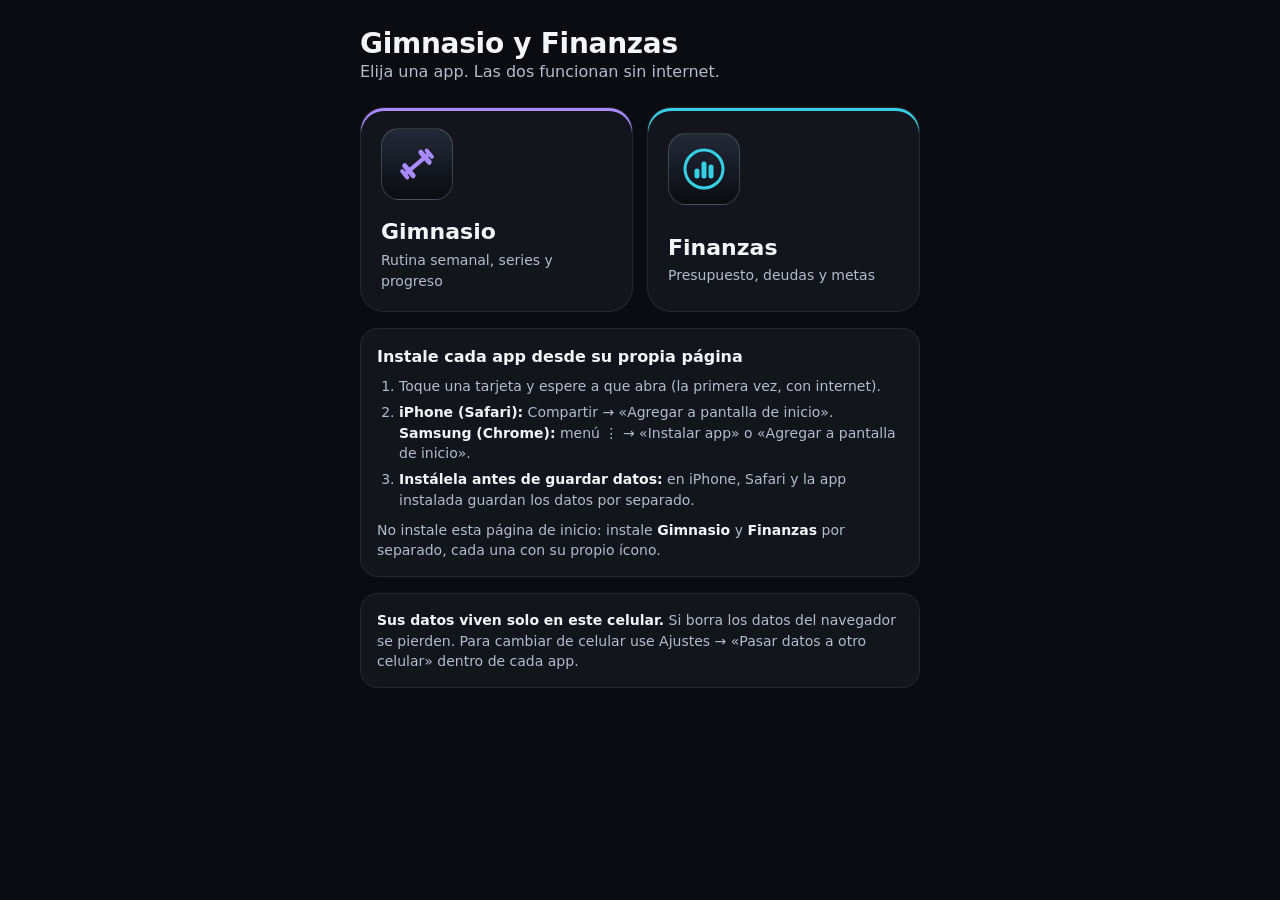
<file: index.html>
<!doctype html>
<!-- Lanzador. Página para ELEGIR app; NO es instalable a propósito (sin manifest ni apple-touch-icon):
     en iPhone cada app instalada tiene su propio almacenamiento, y entrar a una app desde un lanzador instalado
     dejaría los datos en un contenedor distinto del de la app instalada por separado. Autocontenida: sin CDN ni
     archivos de shared/ para no depender de las apps. Rutas relativas (funciona en /<repo>/). -->
<html lang="es">
<head>
<meta charset="utf-8">
<meta name="viewport" content="width=device-width, initial-scale=1, viewport-fit=cover">
<meta name="color-scheme" content="dark">
<meta name="theme-color" content="#0a0c11">
<meta name="description" content="Elija una app: Gimnasio o Finanzas. Funcionan sin internet y guardan los datos solo en este celular.">
<title>Gimnasio y Finanzas</title>
<link rel="icon" href="data:image/svg+xml,%3Csvg xmlns='http://www.w3.org/2000/svg' viewBox='0 0 32 32'%3E%3Crect width='32' height='32' rx='7' fill='%230a0c11'/%3E%3Cpath d='M9 22V14M16 22V9M23 22V17' stroke='%23a98bff' stroke-width='4' stroke-linecap='round'/%3E%3C/svg%3E">
<style>
  :root {
    --bg: #0a0c11; --surface-1: #12151c; --surface-2: #1a1e28; --line: rgba(255, 255, 255, .08); --line-strong: rgba(255, 255, 255, .18);
    --text: #f3f5f9; --text-2: #b4bbcb; --text-3: #9aa3b6;
    --gym: #a98bff; --fin: #35d0e6; --warn: #ffc247;
    --font: system-ui, -apple-system, "Segoe UI", Roboto, "Helvetica Neue", Arial, sans-serif;
  }
  * { box-sizing: border-box; }
  html { background: var(--bg); color-scheme: dark; -webkit-text-size-adjust: 100%; }
  body {
    margin: 0; min-height: 100vh; min-height: 100dvh; background: var(--bg); color: var(--text); font-family: var(--font);
    font-size: 16px; line-height: 1.45;
    padding: max(20px, env(safe-area-inset-top)) max(16px, env(safe-area-inset-right)) max(24px, env(safe-area-inset-bottom)) max(16px, env(safe-area-inset-left));
  }
  main { max-width: 560px; margin: 0 auto; display: flex; flex-direction: column; gap: 16px; }
  h1 { margin: 8px 0 0; font-size: 28px; line-height: 1.15; font-weight: 700; letter-spacing: -.01em; }
  .sub { margin: 0; color: var(--text-2); }
  .cards { display: grid; gap: 14px; margin-top: 8px; }
  .card {
    --acento: var(--gym);
    display: grid; grid-template-columns: auto 1fr auto; align-items: center; gap: 16px; min-height: 132px; padding: 20px;
    background: var(--surface-1); border: 1px solid var(--line); border-radius: 24px; color: inherit; text-decoration: none;
    box-shadow: inset 0 3px 0 var(--acento); transition: transform .18s ease, background-color .18s ease, border-color .18s ease;
    -webkit-tap-highlight-color: transparent;
  }
  .card--fin { --acento: var(--fin); }
  .card:active { transform: scale(.985); background: var(--surface-2); }
  .card:focus-visible { outline: 3px solid var(--acento); outline-offset: 3px; }
  .card__icono { width: 72px; height: 72px; border-radius: 18px; background: linear-gradient(180deg, #242938, #0a0c11); display: grid; place-items: center; border: 1px solid var(--line-strong); }
  .card__icono svg { width: 48px; height: 48px; }
  .card__titulo { margin: 0; font-size: 22px; font-weight: 700; }
  .card__desc { margin: 2px 0 0; color: var(--text-2); font-size: 14px; }
  .card__flecha { color: var(--acento); width: 28px; height: 28px; }
  .aviso { background: var(--surface-1); border: 1px solid var(--line); border-radius: 18px; padding: 16px; font-size: 14px; color: var(--text-2); }
  .aviso h2 { margin: 0 0 6px; font-size: 16px; color: var(--text); }
  .aviso ol { margin: 8px 0 0; padding-left: 22px; }
  .aviso li + li { margin-top: 6px; }
  .aviso b { color: var(--text); font-weight: 600; }
  .aviso--fuerte { border-color: var(--warn); }
  .estado { font-size: 14px; color: var(--text-3); min-height: 20px; margin: 0; }
  [hidden] { display: none !important; }
  @media (prefers-reduced-motion: reduce) { .card { transition: none; } }
  @media (min-width: 640px) { .cards { grid-template-columns: 1fr 1fr; } .card { grid-template-columns: 1fr; justify-items: start; } .card__flecha { display: none; } }
</style>
</head>
<body>
<main>
  <header>
    <h1>Gimnasio y Finanzas</h1>
    <p class="sub">Elija una app. Las dos funcionan sin internet.</p>
  </header>

  <nav class="cards" aria-label="Apps">
    <a class="card" href="./gimnasio/">
      <div class="card__icono" aria-hidden="true">
        <svg viewBox="0 0 48 48" fill="#a98bff"><g transform="rotate(-40 24 24)"><rect x="9" y="22" width="30" height="4" rx="2"/><rect x="11" y="15" width="5" height="18" rx="2.5"/><rect x="32" y="15" width="5" height="18" rx="2.5"/><rect x="6" y="18" width="4" height="12" rx="2"/><rect x="38" y="18" width="4" height="12" rx="2"/></g></svg>
      </div>
      <div>
        <h2 class="card__titulo">Gimnasio</h2>
        <p class="card__desc">Rutina semanal, series y progreso</p>
      </div>
      <svg class="card__flecha" viewBox="0 0 24 24" fill="none" stroke="currentColor" stroke-width="2.4" stroke-linecap="round" stroke-linejoin="round" aria-hidden="true"><path d="M9 5l7 7-7 7"/></svg>
    </a>
    <a class="card card--fin" href="./finanzas/">
      <div class="card__icono" aria-hidden="true">
        <svg viewBox="0 0 48 48" fill="none" stroke="#35d0e6" stroke-width="3" stroke-linecap="round"><circle cx="24" cy="24" r="19"/><path d="M17 31v-5M24 31V19M31 31v-9" stroke-width="5"/></svg>
      </div>
      <div>
        <h2 class="card__titulo">Finanzas</h2>
        <p class="card__desc">Presupuesto, deudas y metas</p>
      </div>
      <svg class="card__flecha" viewBox="0 0 24 24" fill="none" stroke="currentColor" stroke-width="2.4" stroke-linecap="round" stroke-linejoin="round" aria-hidden="true"><path d="M9 5l7 7-7 7"/></svg>
    </a>
  </nav>

  <section class="aviso aviso--fuerte" id="aviso-instalada" hidden>
    <h2>Está usando esta página instalada</h2>
    <p style="margin:0">Esta página no debe instalarse: sus datos quedarían separados de los de cada app. Quítela de la pantalla de inicio e instale <b>Gimnasio</b> y <b>Finanzas</b> por separado, como se explica abajo.</p>
  </section>

  <section class="aviso" aria-labelledby="t-instalar">
    <h2 id="t-instalar">Instale cada app desde su propia página</h2>
    <ol>
      <li>Toque una tarjeta y espere a que abra (la primera vez, con internet).</li>
      <li><b>iPhone (Safari):</b> Compartir &rarr; &laquo;Agregar a pantalla de inicio&raquo;. <b>Samsung (Chrome):</b> menú &#8942; &rarr; &laquo;Instalar app&raquo; o &laquo;Agregar a pantalla de inicio&raquo;.</li>
      <li><b>Instálela antes de guardar datos:</b> en iPhone, Safari y la app instalada guardan los datos por separado.</li>
    </ol>
    <p style="margin:10px 0 0">No instale esta página de inicio: instale <b>Gimnasio</b> y <b>Finanzas</b> por separado, cada una con su propio ícono.</p>
  </section>

  <section class="aviso">
    <b>Sus datos viven solo en este celular.</b> Si borra los datos del navegador se pierden. Para cambiar de celular use Ajustes &rarr; &laquo;Pasar datos a otro celular&raquo; dentro de cada app.
  </section>

  <p class="estado" id="estado" role="status" aria-live="polite"></p>
</main>
<script>
(function () {
  'use strict';
  var estado = document.getElementById('estado');
  function pintarRed() {
    estado.textContent = navigator.onLine === false ? 'Sin conexión: las apps que ya abrió antes siguen funcionando.' : '';
  }
  window.addEventListener('online', pintarRed);
  window.addEventListener('offline', pintarRed);
  pintarRed();
  try {
    if (window.navigator.standalone === true || (window.matchMedia && window.matchMedia('(display-mode: standalone)').matches)) {
      document.getElementById('aviso-instalada').hidden = false;
    }
  } catch (e) { /* sin acción */ }
  if ('serviceWorker' in navigator) {
    window.addEventListener('load', function () {
      try { navigator.serviceWorker.register('./sw.js', { scope: './' }).catch(function () {}); } catch (e) { /* sin acción */ }
    });
  }
})();
</script>
</body>
</html>
</file>
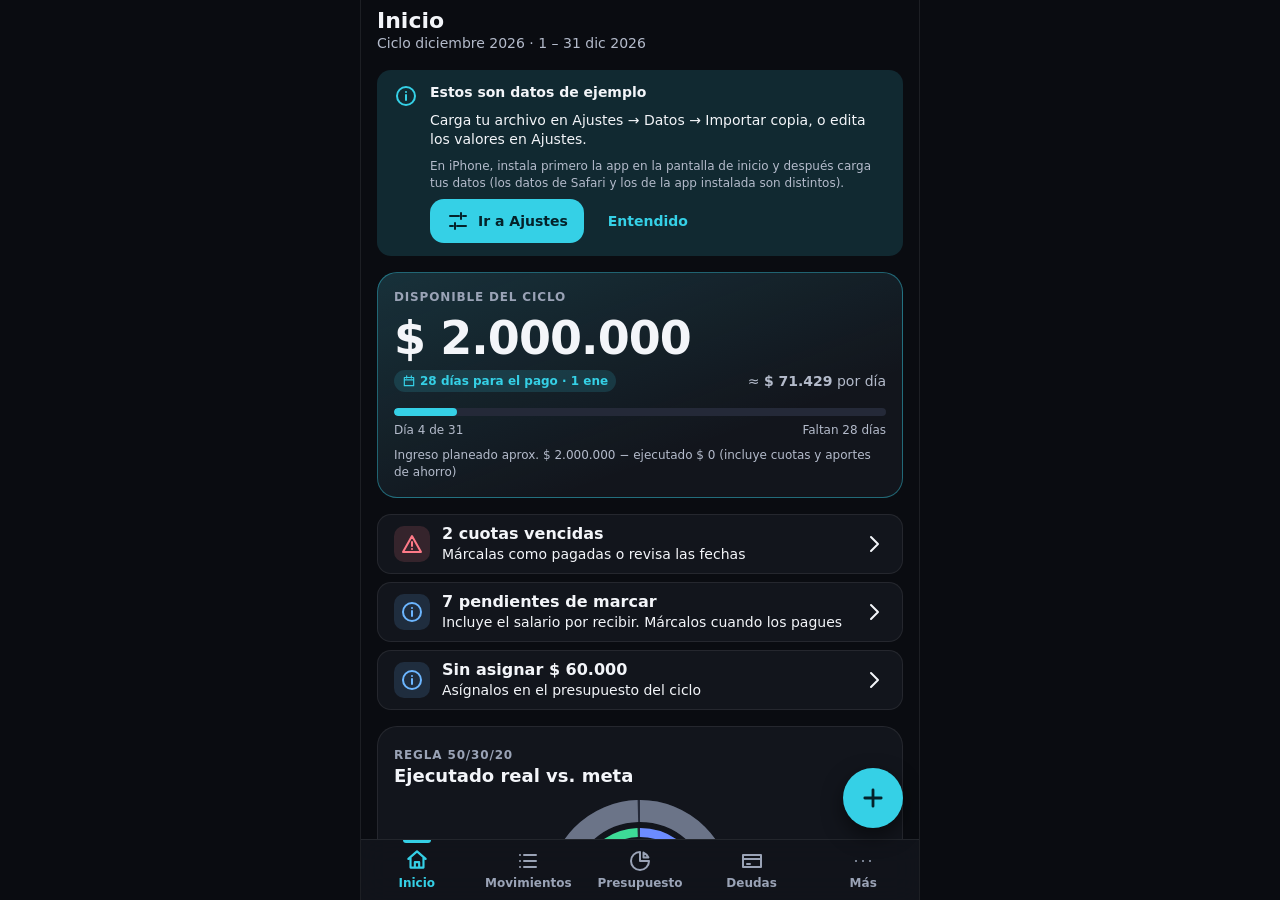
<file: finanzas/index.html>
<!doctype html>
<html lang="es" data-app="finanzas">
<head>
<meta charset="utf-8">
<meta name="viewport" content="width=device-width, initial-scale=1, viewport-fit=cover">
<meta name="color-scheme" content="dark">
<meta name="theme-color" content="#0a0c11">
<meta name="mobile-web-app-capable" content="yes">
<meta name="apple-mobile-web-app-capable" content="yes">
<meta name="apple-mobile-web-app-status-bar-style" content="black-translucent">
<meta name="apple-mobile-web-app-title" content="Finanzas">
<link rel="manifest" href="./manifest.webmanifest">
<link rel="apple-touch-icon" href="./icons/apple-touch-icon-180.png">
<link rel="icon" type="image/png" sizes="192x192" href="./icons/icon-192.png">
<script src="./registrar-sw.js" defer></script>
<title>Finanzas Personales</title>
<link rel="stylesheet" href="../shared/ui/tokens.css">
<link rel="stylesheet" href="../shared/ui/components.css">
<link rel="stylesheet" href="../shared/ui/patrones-finanzas.css">
<link rel="stylesheet" href="./estilos.css">
</head>
<body>
<div class="app" id="app">
  <header class="topbar">
    <div class="topbar__titles"><h1 class="topbar__title" id="titulo-pantalla">Finanzas</h1><p class="topbar__sub" id="subtitulo-pantalla" hidden></p></div>
  </header>
  <div class="shell-avisos" id="avisos-globales"></div>
  <main class="screen screen--float-pad" id="contenido" tabindex="-1"></main>
  <div class="float-zone" id="zona-flotante" hidden></div>
  <nav class="nav" id="navegacion" aria-label="Navegación principal"></nav>
</div>
<noscript><p style="padding:16px;color:#f3f5f9">Esta aplicación necesita JavaScript para funcionar.</p></noscript>
<script type="module" src="./app.js"></script>
</body>
</html>
</file>
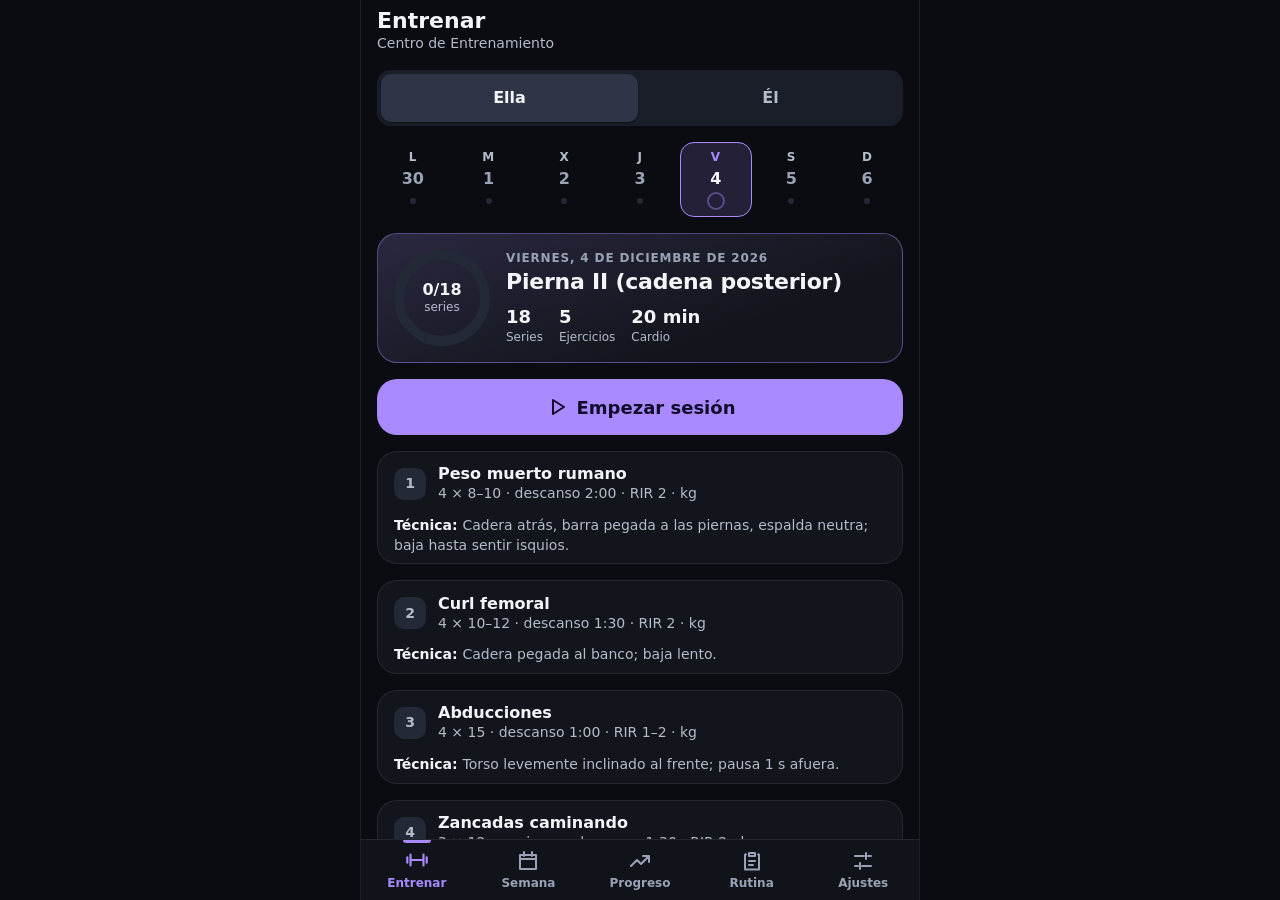
<file: gimnasio/index.html>
<!doctype html>
<html lang="es" data-app="gimnasio">
<head>
<meta charset="utf-8">
<meta name="viewport" content="width=device-width, initial-scale=1, viewport-fit=cover">
<meta name="color-scheme" content="dark">
<meta name="theme-color" content="#0a0c11">
<meta name="mobile-web-app-capable" content="yes">
<meta name="apple-mobile-web-app-capable" content="yes">
<meta name="apple-mobile-web-app-status-bar-style" content="black-translucent">
<meta name="apple-mobile-web-app-title" content="Gimnasio">
<meta name="description" content="Centro de Entrenamiento: rutina semanal, series, descansos y progreso. Los datos se guardan solo en este dispositivo.">
<title>Centro de Entrenamiento</title>
<link rel="manifest" href="./manifest.webmanifest">
<link rel="apple-touch-icon" href="./icons/apple-touch-icon-180.png">
<link rel="icon" type="image/png" sizes="192x192" href="./icons/icon-192.png">
<script src="./registrar-sw.js" defer></script>
<link rel="stylesheet" href="../shared/ui/tokens.css">
<link rel="stylesheet" href="../shared/ui/components.css">
<link rel="stylesheet" href="../shared/ui/patrones-gimnasio.css">
<link rel="stylesheet" href="./estilos.css">
</head>
<body>
<div class="app" id="app">
  <main class="screen" id="contenido"><p class="muted">Cargando…</p></main>
</div>
<noscript><p style="padding:24px;color:#f3f5f9;font-family:system-ui,sans-serif">Esta app necesita JavaScript para funcionar.</p></noscript>
<script type="module" src="./app.js"></script>
</body>
</html>
</file>
<file: shared/ui/tokens.css>
/*
 * TOKENS DEL SISTEMA DE DISEÑO — Centro de Entrenamiento + Finanzas Personales
 * Tema oscuro como base. Contraste AA verificado con tools/contraste.mjs.
 * Acento por app: <html data-app="gimnasio"> o <html data-app="finanzas">.
 * Sin fuentes remotas: pila de fuentes del sistema.
 */
:root {
  color-scheme: dark;

  /* Superficies (de más profunda a más elevada) */
  --bg: #0a0c11;
  --surface-1: #12151c;
  --surface-2: #1a1e28;
  --surface-3: #242938;
  --surface-4: #2f3547;
  --line: rgba(255, 255, 255, 0.08);
  --line-strong: rgba(255, 255, 255, 0.18);
  --scrim: rgba(3, 5, 9, 0.66);

  /* Texto */
  --text: #f3f5f9;
  --text-2: #b4bbcb;
  --text-3: #9aa3b6;

  /* Acento (por defecto: Gimnasio) */
  --accent: #a98bff;
  --accent-hover: #bba3ff;
  --accent-pressed: #8f6df5;
  --accent-ink: #120b2b;
  --accent-soft: rgba(169, 139, 255, 0.16);
  --accent-line: rgba(169, 139, 255, 0.42);

  /* Semánticos (cada uno con relleno suave y tinta para texto sobre el relleno) */
  --ok: #3ddc97;
  --ok-soft: rgba(61, 220, 151, 0.15);
  --warn: #ffc247;
  --warn-soft: rgba(255, 194, 71, 0.15);
  --danger: #ff7a88;
  --danger-soft: rgba(255, 122, 136, 0.15);
  --info: #6cb6ff;
  --info-soft: rgba(108, 182, 255, 0.15);
  --on-semantic: #0a0c11;

  /* Series para gráficos (siempre acompañadas de etiqueta/leyenda, nunca solo color) */
  --series-1: var(--accent);
  --series-2: #ffb454;
  --series-3: #6cb6ff;
  --series-4: #3ddc97;
  --series-muted: #6b7488;

  /* Categorías 50/30/20 (Finanzas) */
  --cat-needs: #6c8cff;
  --cat-wants: #ffa45c;
  --cat-save: #3ddc97;
  --cat-free: #6b7488;

  /* Tipografía: pila del sistema (offline) */
  --font-sans: system-ui, -apple-system, "Segoe UI", Roboto, "Helvetica Neue", Arial, "Noto Sans", sans-serif;
  --font-mono: ui-monospace, SFMono-Regular, Menlo, Consolas, monospace;
  --fs-xs: 0.75rem;   /* 12 */
  --fs-sm: 0.875rem;  /* 14 */
  --fs-md: 1rem;      /* 16 */
  --fs-lg: 1.125rem;  /* 18 */
  --fs-xl: 1.375rem;  /* 22 */
  --fs-2xl: 1.75rem;  /* 28 */
  --fs-3xl: 2.25rem;  /* 36 */
  --fs-4xl: 2.875rem; /* 46 */
  --lh-tight: 1.15;
  --lh-base: 1.4;
  --fw-regular: 400;
  --fw-medium: 500;
  --fw-semibold: 600;
  --fw-bold: 700;

  /* Espaciado (cuadrícula de 4 px) */
  --sp-1: 4px;
  --sp-2: 8px;
  --sp-3: 12px;
  --sp-4: 16px;
  --sp-5: 20px;
  --sp-6: 24px;
  --sp-8: 32px;
  --sp-10: 40px;
  --sp-12: 48px;

  /* Radios */
  --r-xs: 6px;
  --r-sm: 10px;
  --r-md: 14px;
  --r-lg: 20px;
  --r-xl: 28px;
  --r-pill: 999px;

  /* Sombras */
  --shadow-1: 0 1px 2px rgba(0, 0, 0, 0.45);
  --shadow-2: 0 8px 24px rgba(0, 0, 0, 0.45);
  --shadow-sheet: 0 -12px 40px rgba(0, 0, 0, 0.6);
  --shadow-fab: 0 8px 20px rgba(0, 0, 0, 0.5);

  /* Movimiento */
  --dur-fast: 120ms;
  --dur: 220ms;
  --dur-slow: 480ms;
  --ease-out: cubic-bezier(0.2, 0.8, 0.2, 1);
  --ease-in-out: cubic-bezier(0.65, 0, 0.35, 1);
  --ease-spring: cubic-bezier(0.34, 1.4, 0.64, 1);

  /* Táctil y layout */
  --tap: 44px;          /* mínimo de cualquier elemento interactivo */
  --btn-h: 48px;
  --nav-h: 60px;
  --topbar-h: 52px;
  --gutter: 16px;
  --content-max: 560px;

  /* Safe-area: en dispositivos reales vienen de env(); las maquetas pueden simularlas */
  --safe-top: env(safe-area-inset-top, 0px);
  --safe-bottom: env(safe-area-inset-bottom, 0px);
  --safe-left: env(safe-area-inset-left, 0px);
  --safe-right: env(safe-area-inset-right, 0px);
  --nav-total: calc(var(--nav-h) + var(--safe-bottom));

  /* Capas */
  --z-nav: 10;
  --z-float: 20;
  --z-sheet: 100;
  --z-toast: 200;
}

/* Acento por app: misma identidad (superficies, formas, tipografía), distinto color de marca */
:root[data-app="gimnasio"] {
  --accent: #a98bff;
  --accent-hover: #bba3ff;
  --accent-pressed: #8f6df5;
  --accent-ink: #120b2b;
  --accent-soft: rgba(169, 139, 255, 0.16);
  --accent-line: rgba(169, 139, 255, 0.42);
}
:root[data-app="finanzas"] {
  --accent: #35d0e6;
  --accent-hover: #6adff0;
  --accent-pressed: #1fb4cb;
  --accent-ink: #04222a;
  --accent-soft: rgba(53, 208, 230, 0.15);
  --accent-line: rgba(53, 208, 230, 0.42);
}
</file>
<file: shared/ui/components.css>
/*
 * COMPONENTES — requiere tokens.css. Estilo de app nativa móvil, tema oscuro.
 * Reglas: todo elemento interactivo >= 44x44 px; sin hover como única señal;
 * el texto del usuario se inserta con textContent (ver docs/DISENO.md).
 */

/* ---------- Base ---------- */
*, *::before, *::after { box-sizing: border-box; }
html {
  -webkit-text-size-adjust: 100%;
  text-size-adjust: 100%;
  background: var(--bg);
  color-scheme: dark;
}
body {
  margin: 0;
  background: var(--bg);
  color: var(--text);
  font-family: var(--font-sans);
  font-size: var(--fs-md);
  line-height: var(--lh-base);
  -webkit-font-smoothing: antialiased;
  -webkit-tap-highlight-color: transparent;
  overscroll-behavior: none;
  overflow: hidden;
}
h1, h2, h3, h4, p { margin: 0; }
button, input, select, textarea { font: inherit; color: inherit; }
button { cursor: pointer; touch-action: manipulation; }
a { color: inherit; }
/* El atributo `hidden` siempre oculta, aunque otra regla (.nav, .field…) fije `display` (QA F-02/F-06). */
[hidden] { display: none !important; }
:focus-visible { outline: 2px solid var(--accent); outline-offset: 2px; }
.sr-only {
  position: absolute; width: 1px; height: 1px; padding: 0; margin: -1px;
  overflow: hidden; clip: rect(0 0 0 0); white-space: nowrap; border: 0;
}
svg.icon { width: 24px; height: 24px; flex: none; fill: none; stroke: currentColor; stroke-width: 2; stroke-linecap: round; stroke-linejoin: round; }
svg.icon--sm { width: 20px; height: 20px; }
svg.icon--lg { width: 28px; height: 28px; }

/* ---------- Tipografía ---------- */
.t-display { font-size: var(--fs-4xl); font-weight: var(--fw-bold); line-height: var(--lh-tight); letter-spacing: -0.02em; }
.t-title { font-size: var(--fs-2xl); font-weight: var(--fw-bold); line-height: var(--lh-tight); letter-spacing: -0.01em; }
.t-h { font-size: var(--fs-lg); font-weight: var(--fw-semibold); line-height: 1.25; }
.t-body { font-size: var(--fs-md); }
.t-small { font-size: var(--fs-sm); }
.t-caption { font-size: var(--fs-xs); color: var(--text-2); }
.t-label { font-size: var(--fs-xs); font-weight: var(--fw-semibold); letter-spacing: 0.07em; text-transform: uppercase; color: var(--text-3); }
.num { font-variant-numeric: tabular-nums; }
.muted { color: var(--text-2); }
.faint { color: var(--text-3); }
.accent { color: var(--accent); }
.ok { color: var(--ok); }
.warn { color: var(--warn); }
.danger { color: var(--danger); }

/* ---------- Layout ---------- */
.app {
  position: relative;
  display: flex;
  flex-direction: column;
  height: 100vh;            /* respaldo */
  height: 100dvh;
  max-width: var(--content-max);
  margin-inline: auto;
  background: var(--bg);
  overflow: hidden;
}
@media (min-width: 600px) { .app { border-inline: 1px solid var(--line); } }

.topbar {
  flex: none;
  display: flex;
  align-items: center;
  gap: var(--sp-3);
  min-height: calc(var(--safe-top) + var(--topbar-h));
  padding: calc(var(--safe-top) + 8px) max(var(--gutter), var(--safe-right)) 8px max(var(--gutter), var(--safe-left));
  background: var(--bg);
}
.topbar__titles { flex: 1; min-width: 0; }
.topbar__title { font-size: var(--fs-xl); font-weight: var(--fw-bold); line-height: 1.2; }
.topbar__sub { font-size: var(--fs-sm); color: var(--text-2); }
.topbar__actions { display: flex; gap: var(--sp-1); }

.screen {
  flex: 1 1 auto;
  min-height: 0;
  overflow-y: auto;
  overscroll-behavior: contain;
  -webkit-overflow-scrolling: touch;
  padding: var(--sp-2) max(var(--gutter), var(--safe-right)) var(--sp-6) max(var(--gutter), var(--safe-left));
  display: flex;
  flex-direction: column;
  gap: var(--sp-4);
}
.screen--float-pad { padding-bottom: 104px; }   /* deja sitio al FAB / barra de descanso */
.screen > * { flex: none; }

.stack { display: flex; flex-direction: column; gap: var(--sp-3); }
.stack--lg { gap: var(--sp-4); }
.stack--sm { gap: var(--sp-2); }
.cluster { display: flex; flex-wrap: wrap; align-items: center; gap: var(--sp-2); }
.split { display: flex; align-items: center; justify-content: space-between; gap: var(--sp-3); }
.grid-2 { display: grid; grid-template-columns: 1fr 1fr; gap: var(--sp-3); }
.grid-3 { display: grid; grid-template-columns: repeat(3, minmax(0, 1fr)); gap: var(--sp-3); }
.grid-2 > *, .grid-3 > * { min-width: 0; }
.kpi { display: flex; flex-direction: column; min-width: 0; }
.kpi__v { font-size: var(--fs-md); font-weight: var(--fw-bold); font-variant-numeric: tabular-nums; overflow-wrap: anywhere; }
.kpi__l { font-size: var(--fs-xs); color: var(--text-2); }
.section__head { display: flex; align-items: center; justify-content: space-between; gap: var(--sp-3); min-height: var(--tap); padding-top: var(--sp-2); }

/* ---------- Navegación inferior ---------- */
.nav {
  flex: none;
  position: relative;
  z-index: var(--z-nav);
  display: grid;
  grid-auto-flow: column;
  grid-auto-columns: 1fr;
  padding-bottom: var(--safe-bottom);
  padding-inline: var(--safe-left) var(--safe-right);
  background: var(--surface-1);
  border-top: 1px solid var(--line);
}
@supports (backdrop-filter: blur(12px)) {
  .nav { background: rgba(18, 21, 28, 0.9); backdrop-filter: blur(14px); -webkit-backdrop-filter: blur(14px); }
}
.nav__item {
  position: relative;
  display: flex; flex-direction: column; align-items: center; justify-content: center; gap: 2px;
  min-height: var(--nav-h); min-width: var(--tap);
  padding: 6px 2px;
  border: 0; background: none;
  color: var(--text-3);
  font-size: var(--fs-xs); font-weight: var(--fw-semibold);
  text-decoration: none;
  transition: color var(--dur-fast) var(--ease-out);
}
.nav__item svg { transition: transform var(--dur) var(--ease-spring); }
.nav__item[aria-current="page"] { color: var(--accent); }
.nav__item[aria-current="page"] svg { transform: translateY(-1px) scale(1.08); }
.nav__item[aria-current="page"]::before {
  content: ""; position: absolute; top: 0; left: 50%; width: 28px; height: 3px; margin-left: -14px;
  border-radius: 0 0 3px 3px; background: var(--accent);
}
.nav__item:active { background: var(--accent-soft); }

/* Zona flotante sobre la barra (FAB, temporizador de descanso) */
.float-zone {
  position: absolute; z-index: var(--z-float);
  left: max(var(--gutter), var(--safe-left)); right: max(var(--gutter), var(--safe-right));
  bottom: calc(var(--nav-total) + 12px);
  display: flex; flex-direction: column; align-items: flex-end; gap: var(--sp-3);
  pointer-events: none;
}
.float-zone > * { pointer-events: auto; }
.fab {
  display: grid; place-items: center; width: 60px; height: 60px; border: 0; border-radius: var(--r-pill);
  background: var(--accent); color: var(--accent-ink); box-shadow: var(--shadow-fab);
  transition: transform var(--dur-fast) var(--ease-out), background var(--dur-fast);
}
.fab svg { width: 28px; height: 28px; stroke-width: 2.4; }
.fab:active { transform: scale(0.94); background: var(--accent-pressed); }

/* ---------- Tarjetas y listas ---------- */
.card {
  background: var(--surface-1);
  border: 1px solid var(--line);
  border-radius: var(--r-lg);
  padding: var(--sp-4);
}
.card--hero {
  background: linear-gradient(160deg, var(--accent-soft), transparent 70%), var(--surface-1);
  border-color: var(--accent-line);
}
.card--flat { background: var(--surface-2); border-color: transparent; }
.card--tight { padding: var(--sp-3); }
.card__head { display: flex; align-items: center; justify-content: space-between; gap: var(--sp-3); margin-bottom: var(--sp-3); }

.list { display: flex; flex-direction: column; }
.item {
  display: flex; align-items: center; gap: var(--sp-3);
  min-height: 56px; padding: 10px 0;
  border: 0; background: none; text-align: left; text-decoration: none; width: 100%;
  border-top: 1px solid var(--line);
}
.list > .item:first-child { border-top: 0; }
a.item, button.item { cursor: pointer; }
a.item:active, button.item:active { background: var(--accent-soft); }
.item__icon {
  flex: none; display: grid; place-items: center; width: 40px; height: 40px;
  border-radius: var(--r-sm); background: var(--surface-3); color: var(--text-2);
}
.item__icon--accent { background: var(--accent-soft); color: var(--accent); }
.item__main { flex: 1; min-width: 0; }
.item__title { font-weight: var(--fw-medium); overflow-wrap: anywhere; }
.item__sub { font-size: var(--fs-sm); color: var(--text-2); }
.item__end { flex: none; text-align: right; }
.list-title { padding: var(--sp-3) 0 var(--sp-1); }

/* ---------- Botones ---------- */
.btn {
  display: inline-flex; align-items: center; justify-content: center; gap: var(--sp-2);
  min-height: var(--btn-h); min-width: var(--tap); padding: 0 var(--sp-5);
  border: 0; border-radius: var(--r-md);
  background: var(--accent); color: var(--accent-ink);
  font-weight: var(--fw-semibold); font-size: var(--fs-md); text-decoration: none; white-space: nowrap;
  transition: transform var(--dur-fast) var(--ease-out), background var(--dur-fast), opacity var(--dur-fast);
}
.btn:active { transform: scale(0.97); background: var(--accent-pressed); }
.btn--secondary { background: var(--surface-3); color: var(--text); }
.btn--secondary:active { background: var(--surface-4); }
.btn--ghost { background: transparent; color: var(--accent); }
.btn--ghost:active { background: var(--accent-soft); }
.btn--danger { background: var(--danger); color: var(--on-semantic); }
.btn--danger:active { background: #e5566a; }
.btn--danger-ghost { background: var(--danger-soft); color: var(--danger); }
.btn--ok { background: var(--ok); color: var(--on-semantic); }
.btn--block { display: flex; width: 100%; }
.btn--lg { min-height: 56px; font-size: var(--fs-lg); border-radius: var(--r-lg); }
.btn--sm { min-height: var(--tap); padding: 0 var(--sp-4); font-size: var(--fs-sm); }
.btn[disabled], .btn[aria-disabled="true"] { opacity: 0.45; pointer-events: none; }
.icon-btn {
  display: inline-grid; place-items: center; width: var(--tap); height: var(--tap);
  border: 0; border-radius: var(--r-pill); background: transparent; color: var(--text-2);
  transition: background var(--dur-fast), transform var(--dur-fast);
}
.icon-btn:active { background: var(--surface-3); transform: scale(0.92); }
.icon-btn--filled { background: var(--surface-2); }
.icon-btn--accent { background: var(--accent-soft); color: var(--accent); }

/* ---------- Chips, segmentados, insignias ---------- */
.chip {
  display: inline-flex; align-items: center; gap: var(--sp-2);
  min-height: var(--tap); padding: 0 var(--sp-4);
  border: 1px solid var(--line-strong); border-radius: var(--r-pill);
  background: var(--surface-2); color: var(--text); font-size: var(--fs-sm); font-weight: var(--fw-medium); white-space: nowrap;
  transition: background var(--dur-fast), border-color var(--dur-fast), color var(--dur-fast);
}
.chip svg { width: 18px; height: 18px; }
.chip[aria-pressed="true"], .chip.is-active { background: var(--accent-soft); border-color: var(--accent); color: var(--accent); }
.chip-row { display: flex; gap: var(--sp-2); overflow-x: auto; padding: 2px 2px 6px; margin: 0 -2px; scrollbar-width: none; }
.chip-row::-webkit-scrollbar { display: none; }
.chip-row--wrap { flex-wrap: wrap; overflow: visible; }

.seg {
  display: grid; grid-auto-flow: column; grid-auto-columns: 1fr; gap: 4px;
  padding: 4px; border-radius: var(--r-md); background: var(--surface-2);
}
.seg > button {
  min-height: var(--tap); padding: 0 var(--sp-3); border: 0; border-radius: var(--r-sm);
  background: transparent; color: var(--text-2); font-size: var(--fs-sm); font-weight: var(--fw-semibold);
  transition: background var(--dur) var(--ease-out), color var(--dur-fast);
}
.seg > button[aria-checked="true"], .seg > button[aria-selected="true"], .seg > button.is-active {
  background: var(--surface-4); color: var(--text); box-shadow: var(--shadow-1);
}
.seg--accent > button[aria-checked="true"], .seg--accent > button.is-active { background: var(--accent); color: var(--accent-ink); }

.badge {
  display: inline-flex; align-items: center; gap: 4px; padding: 2px 8px; border-radius: var(--r-pill);
  background: var(--surface-3); color: var(--text-2); font-size: var(--fs-xs); font-weight: var(--fw-semibold); line-height: 1.5; white-space: nowrap;
}
.badge svg { width: 14px; height: 14px; }
.badge--accent { background: var(--accent-soft); color: var(--accent); }
.badge--ok { background: var(--ok-soft); color: var(--ok); }
.badge--warn { background: var(--warn-soft); color: var(--warn); }
.badge--danger { background: var(--danger-soft); color: var(--danger); }
.badge--info { background: var(--info-soft); color: var(--info); }

/* ---------- Formularios ---------- */
.field { display: flex; flex-direction: column; gap: var(--sp-2); }
.field__label { font-size: var(--fs-sm); font-weight: var(--fw-medium); color: var(--text-2); }
.input {
  min-height: var(--btn-h); width: 100%; padding: 0 var(--sp-4);
  border: 1px solid var(--line-strong); border-radius: var(--r-md);
  background: var(--surface-2); color: var(--text); font-size: var(--fs-md);
}
textarea.input { padding: var(--sp-3) var(--sp-4); min-height: 88px; resize: none; }
.input::placeholder { color: var(--text-3); }
.input:focus-visible { outline: none; border-color: var(--accent); box-shadow: 0 0 0 3px var(--accent-soft); }
.field__hint { font-size: var(--fs-xs); color: var(--text-3); }

.switch {
  position: relative; flex: none; width: 56px; height: var(--tap); border: 0; background: none; padding: 0;
}
.switch::before {
  content: ""; position: absolute; left: 0; top: 8px; width: 56px; height: 28px; border-radius: var(--r-pill);
  background: var(--surface-4); transition: background var(--dur) var(--ease-out);
}
.switch::after {
  content: ""; position: absolute; left: 4px; top: 12px; width: 20px; height: 20px; border-radius: 50%;
  background: var(--text); transition: transform var(--dur) var(--ease-spring);
}
.switch[aria-checked="true"]::before { background: var(--accent); }
.switch[aria-checked="true"]::after { transform: translateX(28px); background: var(--accent-ink); }

/* Stepper: [-] valor [+] */
.stepper { display: grid; grid-template-columns: var(--tap) minmax(40px, 1fr) var(--tap); align-items: center; background: var(--surface-2); border-radius: var(--r-md); }
.stepper__btn {
  display: grid; place-items: center; width: var(--tap); height: var(--tap); border: 0; background: none;
  color: var(--accent); border-radius: var(--r-md);
}
.stepper__btn:active { background: var(--accent-soft); }
.stepper__btn[disabled] { color: var(--text-3); opacity: 0.5; }
.stepper__value { text-align: center; font-size: var(--fs-lg); font-weight: var(--fw-bold); font-variant-numeric: tabular-nums; line-height: 1.1; }
.stepper__unit { display: block; font-size: var(--fs-xs); font-weight: var(--fw-medium); color: var(--text-2); }
.stepper--sm .stepper__value { font-size: var(--fs-md); }
.stepper-label { font-size: var(--fs-xs); color: var(--text-3); font-weight: var(--fw-semibold); letter-spacing: 0.04em; text-transform: uppercase; margin-bottom: 4px; }

/* ---------- Progreso, anillos, gráficos SVG ---------- */
.bar { height: 8px; border-radius: var(--r-pill); background: var(--surface-3); overflow: hidden; }
.bar__fill {
  height: 100%; width: var(--p, 0%); border-radius: inherit; background: var(--bar-color, var(--accent));
  transition: width var(--dur-slow) var(--ease-out);
}
.bar--lg { height: 12px; }
.bar--warn { --bar-color: var(--warn); }
.bar--danger { --bar-color: var(--danger); }
.bar--ok { --bar-color: var(--ok); }

.ring { position: relative; display: inline-grid; place-items: center; }
.ring svg, .donut svg { display: block; overflow: visible; }
.ring__track { fill: none; stroke: var(--ring-track, var(--surface-3)); }
.ring__fill { fill: none; stroke: var(--ring-color, var(--accent)); stroke-linecap: round; transition: stroke-dashoffset 900ms var(--ease-out); }
.ring__center, .donut__center {
  position: absolute; inset: 0; display: grid; place-content: center; text-align: center; padding: 8px;
  font-variant-numeric: tabular-nums; pointer-events: none;
}
.ring__value { font-weight: var(--fw-bold); line-height: 1.1; }
.ring__label { font-size: var(--fs-xs); color: var(--text-2); }

.donut { position: relative; display: inline-grid; place-items: center; }
.donut__seg { fill: none; transition: stroke-dasharray 900ms var(--ease-out); }
.donut__track { fill: none; stroke: var(--surface-3); }

.chart { display: block; width: 100%; height: auto; overflow: visible; }
.chart text { fill: var(--text-3); font-family: var(--font-sans); font-size: 11px; font-variant-numeric: tabular-nums; }
.chart .chart__val { fill: var(--text-2); font-weight: 600; }
.chart__grid { stroke: var(--line); stroke-width: 1; }
.chart__axis { stroke: var(--line-strong); stroke-width: 1; }
.bars__rect {
  fill: var(--bar-fill, var(--accent)); transform-box: fill-box; transform-origin: 50% 100%;
  transition: transform 640ms var(--ease-out); transition-delay: calc(var(--i, 0) * 45ms);
}
.bars__rect.is-pre { transform: scaleY(0); }
.bars__rect.is-muted { fill: var(--surface-4); }
.bars__rect.is-hl { fill: var(--accent); }
.line__path { fill: none; stroke: var(--line-color, var(--accent)); stroke-width: 2.5; stroke-linecap: round; stroke-linejoin: round; stroke-dasharray: 1; stroke-dashoffset: 0; transition: stroke-dashoffset 1000ms var(--ease-out); }
.line__path.is-pre { stroke-dashoffset: 1; }
.line__path--dashed { stroke-dasharray: 0.018 0.018; }
.line__area { fill: var(--line-color, var(--accent)); opacity: 0.14; transition: opacity 600ms; }
.line__area.is-pre { opacity: 0; }
.line__dot { fill: var(--bg); stroke: var(--line-color, var(--accent)); stroke-width: 2.5; transition: opacity 400ms 700ms; }
.line__dot.is-pre { opacity: 0; }

.legend { display: flex; flex-direction: column; gap: var(--sp-1); }
.legend__row { display: flex; align-items: center; gap: var(--sp-2); min-height: 32px; font-size: var(--fs-sm); }
.legend__swatch { flex: none; width: 12px; height: 12px; border-radius: 4px; background: var(--sw, var(--accent)); }
.legend__name { flex: 1; min-width: 0; }

/* ---------- Hojas inferiores (bottom sheets) ---------- */
.sheet-layer {
  position: fixed; inset: 0; z-index: var(--z-sheet);
  display: flex; justify-content: center; align-items: flex-end; pointer-events: none;
}
.sheet-backdrop {
  position: absolute; inset: 0; background: var(--scrim); opacity: 0; pointer-events: auto;
  transition: opacity var(--dur) var(--ease-out);
}
.sheet {
  position: relative; width: 100%; max-width: var(--content-max);
  max-height: calc(100vh - var(--safe-top) - 12px);
  max-height: calc(100dvh - var(--safe-top) - 12px);
  display: flex; flex-direction: column;
  background: var(--surface-1); border: 1px solid var(--line); border-bottom: 0;
  border-radius: var(--r-xl) var(--r-xl) 0 0; box-shadow: var(--shadow-sheet);
  padding-bottom: var(--safe-bottom);
  transform: translateY(100%); transition: transform var(--dur-slow) var(--ease-out);
  pointer-events: auto; outline: none;
}
.sheet-layer.is-open .sheet { transform: translateY(0); }
.sheet-layer.is-open .sheet-backdrop { opacity: 1; }
.sheet-layer.is-instant .sheet, .sheet-layer.is-instant .sheet-backdrop { transition: none; }
.sheet.is-dragging { transition: none; }
.sheet__grab { flex: none; display: grid; place-items: center; height: 28px; touch-action: none; cursor: grab; }
.sheet__grab::before { content: ""; width: 40px; height: 4px; border-radius: 4px; background: var(--surface-4); }
.sheet__head { flex: none; display: flex; align-items: center; justify-content: space-between; gap: var(--sp-3); padding: 0 var(--sp-4) var(--sp-2) var(--sp-5); touch-action: none; }
.sheet__title { font-size: var(--fs-lg); font-weight: var(--fw-bold); }
.sheet__body { flex: 1 1 auto; min-height: 0; overflow-y: auto; overscroll-behavior: contain; padding: var(--sp-2) var(--sp-5) var(--sp-4); }
.sheet__foot { flex: none; padding: var(--sp-3) var(--sp-5) var(--sp-4); display: flex; gap: var(--sp-3); }
.sheet__foot > .btn { flex: 1; }

/* ---------- Teclado numérico propio ---------- */
.amount {
  display: flex; align-items: baseline; justify-content: center; gap: var(--sp-2);
  min-height: 64px; padding: var(--sp-2) 0;
  font-size: var(--fs-4xl); font-weight: var(--fw-bold); font-variant-numeric: tabular-nums; letter-spacing: -0.02em;
}
.amount__currency { font-size: var(--fs-xl); color: var(--text-3); font-weight: var(--fw-semibold); }
.amount__value.is-empty { color: var(--text-3); }
.amount__value::after { content: ""; display: inline-block; width: 3px; height: 0.9em; margin-left: 3px; vertical-align: -0.08em; background: var(--accent); animation: caret 1s steps(1) infinite; }
@keyframes caret { 50% { opacity: 0; } }
.numpad { display: grid; grid-template-columns: repeat(3, 1fr); gap: var(--sp-2); }
.numpad__key {
  display: grid; place-items: center; min-height: 56px; border: 0; border-radius: var(--r-md);
  background: var(--surface-2); color: var(--text); font-size: var(--fs-2xl); font-weight: var(--fw-semibold); font-variant-numeric: tabular-nums;
  transition: background var(--dur-fast), transform var(--dur-fast) var(--ease-out); user-select: none; -webkit-user-select: none;
}
.numpad__key:active { background: var(--surface-4); transform: scale(0.95); }
.numpad__key--aux { font-size: var(--fs-lg); color: var(--text-2); background: var(--surface-1); border: 1px solid var(--line); }
.numpad__key svg { width: 26px; height: 26px; }

/* ---------- Avisos, toasts, estados vacíos ---------- */
.callout {
  display: flex; gap: var(--sp-3); align-items: flex-start; padding: var(--sp-3) var(--sp-4);
  border-radius: var(--r-md); background: var(--info-soft); color: var(--text);
  border: 1px solid transparent; font-size: var(--fs-sm);
}
.callout > svg { margin-top: 1px; color: var(--info); }
.callout--warn { background: var(--warn-soft); } .callout--warn > svg { color: var(--warn); }
.callout--danger { background: var(--danger-soft); } .callout--danger > svg { color: var(--danger); }
.callout--ok { background: var(--ok-soft); } .callout--ok > svg { color: var(--ok); }
.callout--accent { background: var(--accent-soft); } .callout--accent > svg { color: var(--accent); }
.callout__title { font-weight: var(--fw-semibold); }
.callout__action { margin-left: auto; align-self: center; }
.note-legal { font-size: var(--fs-xs); color: var(--text-3); text-align: center; padding: var(--sp-2) var(--sp-4); }

.toasts {
  position: fixed; left: 0; right: 0; z-index: var(--z-toast);
  bottom: calc(var(--nav-total) + var(--sp-4));
  display: grid; justify-items: center; gap: var(--sp-2); padding: 0 var(--gutter); pointer-events: none;
}
.toast {
  display: flex; align-items: center; gap: var(--sp-3); max-width: 480px; min-height: 48px; padding: 6px 8px 6px 16px;
  background: var(--surface-4); color: var(--text); border-radius: var(--r-md); box-shadow: var(--shadow-2);
  border-left: 4px solid var(--accent); font-size: var(--fs-sm); pointer-events: auto;
  animation: toast-in var(--dur) var(--ease-out);
}
.toast--ok { border-left-color: var(--ok); } .toast--warn { border-left-color: var(--warn); } .toast--danger { border-left-color: var(--danger); }
.toast__action { min-height: var(--tap); padding: 0 12px; border: 0; background: none; color: var(--accent); font-weight: var(--fw-semibold); border-radius: var(--r-sm); }
.toast.is-leaving { opacity: 0; transform: translateY(8px); transition: opacity var(--dur), transform var(--dur); }
@keyframes toast-in { from { opacity: 0; transform: translateY(12px); } }

.empty { display: flex; flex-direction: column; align-items: center; gap: var(--sp-3); text-align: center; padding: var(--sp-8) var(--sp-4); color: var(--text-2); }
.empty__icon { display: grid; place-items: center; width: 64px; height: 64px; border-radius: var(--r-lg); background: var(--surface-2); color: var(--text-3); }
.empty__title { font-size: var(--fs-lg); font-weight: var(--fw-semibold); color: var(--text); }

/* ---------- Háptica con respaldo visual y confeti ---------- */
@keyframes pulse-ring { 0% { box-shadow: 0 0 0 0 var(--pulse-color, var(--accent-line)); } 100% { box-shadow: 0 0 0 16px transparent; } }
.fx-pulse { animation: pulse-ring 520ms var(--ease-out); --pulse-color: var(--accent-line); }
.fx-pulse--ok { --pulse-color: rgba(61, 220, 151, 0.55); }
.fx-pulse--warn { --pulse-color: rgba(255, 194, 71, 0.55); }
.fx-pulse--danger { --pulse-color: rgba(255, 122, 136, 0.6); }
.fx-flash { position: fixed; inset: 0; z-index: var(--z-toast); pointer-events: none; box-shadow: inset 0 0 0 4px var(--pulse-color, var(--accent-line)); animation: flash 360ms var(--ease-out) forwards; }
@keyframes flash { from { opacity: 1; } to { opacity: 0; } }
.confetti-layer { position: fixed; inset: 0; z-index: var(--z-toast); pointer-events: none; overflow: hidden; }
.confetti-piece {
  position: absolute; left: var(--x, 50%); top: var(--y, 40%); width: 8px; height: 14px; border-radius: 2px;
  background: var(--c, var(--accent)); opacity: 0; animation: confetti 1300ms var(--ease-out) forwards; animation-delay: var(--d, 0ms);
}
@keyframes confetti {
  0% { opacity: 1; transform: translate(0, 0) rotate(0); }
  100% { opacity: 0; transform: translate(var(--dx, 0), var(--dy, 300px)) rotate(var(--r, 540deg)); }
}

/* ---------- Movimiento reducido ---------- */
@media (prefers-reduced-motion: reduce) {
  *, *::before, *::after {
    animation-duration: 0.01ms !important; animation-iteration-count: 1 !important;
    transition-duration: 0.01ms !important; transition-delay: 0ms !important; scroll-behavior: auto !important;
  }
  .fx-pulse { animation: none; outline: 3px solid var(--pulse-color, var(--accent-line)); outline-offset: 2px; }
  .amount__value::after { animation: none; }
  .confetti-layer { display: none; }
}
</file>
<file: shared/ui/patrones-finanzas.css>
/*
 * PATRONES — Finanzas. Requiere tokens.css y components.css.
 */

/* Importes con signo */
.money { font-variant-numeric: tabular-nums; font-weight: var(--fw-semibold); white-space: nowrap; }
.money--pos { color: var(--ok); }
.money--neg { color: var(--text); }
.money--debt { color: var(--danger); }

/* Hero de disponible */
.hero { display: flex; flex-direction: column; gap: var(--sp-2); }
.hero__amount { font-size: var(--fs-4xl); font-weight: var(--fw-bold); letter-spacing: -0.02em; font-variant-numeric: tabular-nums; line-height: 1.05; }
.hero__row { display: flex; align-items: center; justify-content: space-between; gap: var(--sp-3); flex-wrap: wrap; }
.hero__calc { font-size: var(--fs-xs); color: var(--text-2); }

/* Alertas en fila */
.alert { display: flex; align-items: center; gap: var(--sp-3); min-height: 56px; padding: var(--sp-2) var(--sp-4); border-radius: var(--r-md); background: var(--surface-1); border: 1px solid var(--line); text-decoration: none; }
.alert__icon { flex: none; display: grid; place-items: center; width: 36px; height: 36px; border-radius: var(--r-sm); }
.alert--warn .alert__icon { background: var(--warn-soft); color: var(--warn); }
.alert--info .alert__icon { background: var(--info-soft); color: var(--info); }
.alert--danger .alert__icon { background: var(--danger-soft); color: var(--danger); }
.alert__txt { flex: 1; min-width: 0; font-size: var(--fs-sm); }
.alert__txt b { display: block; font-size: var(--fs-md); font-weight: var(--fw-semibold); }

/* Dona 50/30/20 */
.split-card { display: flex; flex-direction: column; align-items: center; gap: var(--sp-4); }
.split-card .legend { width: 100%; }
.legend__pct { font-variant-numeric: tabular-nums; font-weight: var(--fw-semibold); }
.legend__meta { font-size: var(--fs-xs); color: var(--text-3); display: block; }
.dot-cat { flex: none; width: 10px; height: 10px; border-radius: 3px; background: var(--sw); }

/* Movimientos */
.txn-day { display: flex; align-items: baseline; justify-content: space-between; padding: var(--sp-4) 0 var(--sp-1); }
.txn { display: flex; align-items: center; gap: var(--sp-3); min-height: 60px; padding: 8px 0; border-top: 1px solid var(--line); width: 100%; background: none; border-left: 0; border-right: 0; border-bottom: 0; text-align: left; }
.txn-list > .txn:first-of-type { border-top: 0; }
.txn__icon { flex: none; display: grid; place-items: center; width: 40px; height: 40px; border-radius: 12px; background: var(--surface-3); background: color-mix(in srgb, var(--sw, var(--text-3)) 18%, transparent); color: var(--sw, var(--text-2)); }
.txn__main { flex: 1; min-width: 0; }
.txn__title { font-weight: var(--fw-medium); overflow-wrap: anywhere; }
.txn__sub { font-size: var(--fs-sm); color: var(--text-2); }
.searchbar { display: flex; align-items: center; gap: var(--sp-2); min-height: var(--btn-h); padding: 0 var(--sp-4); border-radius: var(--r-md); background: var(--surface-2); color: var(--text-3); }
.searchbar input { flex: 1; min-width: 0; min-height: var(--tap); border: 0; background: none; outline: none; color: var(--text); }
.searchbar input::placeholder { color: var(--text-3); }

/* Presupuesto */
.budget-group { padding: var(--sp-4); }
.budget-group__head { display: flex; align-items: center; justify-content: space-between; gap: var(--sp-3); margin-bottom: var(--sp-2); }
.budget-group__title { display: flex; align-items: center; gap: var(--sp-2); font-weight: var(--fw-bold); }
.budget-line { display: flex; flex-direction: column; gap: 6px; padding: var(--sp-3) 0; border-top: 1px solid var(--line); min-height: 56px; }
.budget-line:first-of-type { border-top: 0; }
.budget-line__row { display: flex; justify-content: space-between; gap: var(--sp-3); align-items: baseline; }
.budget-line__name { font-weight: var(--fw-medium); overflow-wrap: anywhere; }
.budget-line__amt { font-size: var(--fs-sm); color: var(--text-2); font-variant-numeric: tabular-nums; text-align: right; }
.progress-label { display: flex; justify-content: space-between; font-size: var(--fs-xs); color: var(--text-2); }

/* Deudas, metas, cuentas */
.debt__top { display: flex; justify-content: space-between; align-items: flex-start; gap: var(--sp-3); }
.debt__facts { display: grid; grid-template-columns: repeat(3, 1fr); gap: var(--sp-3); margin-top: var(--sp-3); }
.fact { display: flex; flex-direction: column; gap: 2px; }
.fact__l { font-size: var(--fs-xs); color: var(--text-3); }
.fact__v { font-weight: var(--fw-semibold); font-variant-numeric: tabular-nums; }
.compare { display: grid; grid-template-columns: 1fr 1fr; gap: var(--sp-3); }
.compare__col { padding: var(--sp-3); border-radius: var(--r-md); background: var(--surface-2); border: 1px solid transparent; }
.compare__col--best { border-color: var(--ok); background: var(--ok-soft); }
.goal { display: grid; grid-template-columns: auto 1fr; gap: var(--sp-4); align-items: center; }
.acct-total { display: grid; grid-template-columns: 1fr 1fr; gap: var(--sp-3); }
.networth { text-align: center; padding: var(--sp-2) 0; }
.cat-bar { display: flex; flex-direction: column; gap: 6px; padding: var(--sp-2) 0; }
</file>
<file: finanzas/estilos.css>
/* Estilos propios de Finanzas (consumen los tokens de shared/ui). */

/* Botones que se ven como filas/alertas (el sistema de diseño define .alert y .budget-line para <a>/<div>) */
button.alert { width: 100%; text-align: left; color: inherit; font: inherit; cursor: pointer; }
.item__btn { background: none; border: 0; padding: 0; margin: 0; text-align: left; color: inherit; font: inherit; min-height: var(--tap); cursor: pointer; }
.budget-line--btn { width: 100%; background: none; border: 0; border-top: 1px solid var(--line); text-align: left; color: inherit; font: inherit; cursor: pointer; }
.budget-line--btn:first-of-type { border-top: 0; }
.budget-line--btn:active { background: var(--accent-soft); }
.chip { flex: none; }

/* Avisos globales bajo la barra superior (sin almacenamiento, versión futura, etc.) */
.shell-avisos { flex: none; display: flex; flex-direction: column; gap: var(--sp-2); padding: 0 max(var(--gutter), var(--safe-right)) 0 max(var(--gutter), var(--safe-left)); }
.shell-avisos:not(:empty) { padding-bottom: var(--sp-2); }

/* Texto largo o sin espacios (notas, nombres) no debe desbordar */
.item__title, .item__sub, .txn__title, .txn__sub, .budget-line__name, .callout { overflow-wrap: anywhere; }
.num { white-space: nowrap; }

/* Pantalla de recuperación */
.recuperacion { display: flex; flex-direction: column; gap: var(--sp-4); }

[hidden] { display: none !important; }

/* Tres steppers (necesidades/gustos/ahorro): pasan a 2 filas si no caben (cada uno necesita ~130 px) */
.grid-steppers { display: grid; grid-template-columns: repeat(auto-fit, minmax(136px, 1fr)); gap: var(--sp-3); }
.grid-steppers > * { min-width: 0; }

/* R-USR-02: con un título de hoja largo ("Editar" + un nombre de 40 letras) la cabecera flex encogía el botón Cerrar (37 px). El botón no se
   encoge (mínimo 44 × 44) y el título se recorta con puntos suspensivos; el nombre completo sigue en el nombre accesible de la hoja. Regla
   local de Finanzas: el componente compartido (shared/ui) y Gimnasio no cambian. */
.sheet__head .icon-btn { flex: none; min-width: var(--tap); min-height: var(--tap); }
.sheet__title { min-width: 0; flex: 1 1 auto; overflow: hidden; text-overflow: ellipsis; white-space: nowrap; }

/* R-FIN-01: en una confirmación de riesgo (sobregiro, borrar el ingreso que financió una transferencia…) el botón de confirmar nace deshabilitado ~700 ms
   (aria-disabled="true"); se ve apagado y gris. El cambio de estado es instantáneo: sin transición ni animación (vale con prefers-reduced-motion). */
.sheet__foot .btn[aria-disabled="true"] { opacity: 0.45; filter: grayscale(0.7); cursor: not-allowed; transition: none; animation: none; }
</file>
<file: shared/ui/patrones-gimnasio.css>
/*
 * PATRONES — Gimnasio. Requiere tokens.css y components.css.
 * (Pantallas de la app de entrenamiento: franja semanal, ejercicio con series, descanso, etc.)
 */

/* Franja semanal L M X J V S D */
.week { display: grid; grid-template-columns: repeat(7, 1fr); gap: 4px; }
.day {
  position: relative; display: flex; flex-direction: column; align-items: center; justify-content: center; gap: 2px;
  min-height: 64px; min-width: var(--tap); padding: 6px 0; border: 1px solid transparent; border-radius: var(--r-md);
  background: var(--surface-1); color: var(--text-2); text-decoration: none;
}
.day__l { font-size: var(--fs-xs); font-weight: var(--fw-semibold); letter-spacing: 0.04em; }
.day__n { font-size: var(--fs-md); font-weight: var(--fw-bold); font-variant-numeric: tabular-nums; color: var(--text); }
.day__s { display: grid; place-items: center; width: 18px; height: 18px; border-radius: 50%; border: 2px solid var(--line-strong); color: transparent; }
.day__s svg { width: 12px; height: 12px; stroke-width: 3.5; }
.day--train .day__s { border-color: var(--accent-line); }
.day--done .day__s { background: var(--ok); border-color: var(--ok); color: var(--on-semantic); }
.day--rest { background: transparent; }
.day--rest .day__n { color: var(--text-3); }
.day--rest .day__s { border: 0; background: var(--surface-3); width: 6px; height: 6px; margin: 6px 0; }
.day--today { border-color: var(--accent); background: var(--accent-soft); }
.day--today .day__l { color: var(--accent); }
.day--selected { background: var(--surface-3); }

/* Tarjeta de sesión (hero de Entrenar) */
.session { display: grid; grid-template-columns: auto 1fr; gap: var(--sp-4); align-items: center; }
.session__meta { display: flex; flex-direction: column; gap: 2px; min-width: 0; }
.session__kpis { display: flex; gap: var(--sp-4); margin-top: var(--sp-2); flex-wrap: wrap; }
.session__kpis .kpi__v { font-size: var(--fs-lg); }

/* Banner de récord */
.pr {
  display: flex; align-items: center; gap: var(--sp-3); padding: var(--sp-3) var(--sp-4); border-radius: var(--r-md);
  background: linear-gradient(90deg, var(--warn-soft), transparent), var(--surface-2); border: 1px solid rgba(255, 194, 71, 0.4);
}
.pr__icon { display: grid; place-items: center; width: 40px; height: 40px; border-radius: 50%; background: var(--warn); color: var(--on-semantic); flex: none; }
.pr__title { font-weight: var(--fw-bold); }

/* Ejercicio y series */
.exercise { background: var(--surface-1); border: 1px solid var(--line); border-radius: var(--r-lg); overflow: hidden; }
.exercise--done { opacity: 0.92; }
.exercise__head { display: flex; align-items: center; gap: var(--sp-3); padding: var(--sp-3) var(--sp-4); min-height: 64px; }
.exercise__num {
  flex: none; display: grid; place-items: center; width: 32px; height: 32px; border-radius: var(--r-sm);
  background: var(--surface-3); color: var(--text-2); font-weight: var(--fw-bold); font-size: var(--fs-sm);
}
.exercise--active .exercise__num { background: var(--accent); color: var(--accent-ink); }
.exercise--done .exercise__num { background: var(--ok-soft); color: var(--ok); }
.exercise__titles { flex: 1; min-width: 0; }
.exercise__name { font-size: var(--fs-md); font-weight: var(--fw-semibold); line-height: 1.25; overflow-wrap: anywhere; }
.exercise__meta { font-size: var(--fs-sm); color: var(--text-2); }
.exercise__hint { margin: 0 var(--sp-4) var(--sp-2); font-size: var(--fs-sm); color: var(--text-2); display: flex; gap: var(--sp-2); align-items: center; flex-wrap: wrap; }
.sets { list-style: none; margin: 0; padding: 0 var(--sp-2) var(--sp-2); display: flex; flex-direction: column; gap: 2px; }
.set { display: grid; grid-template-columns: 28px 1fr var(--tap); align-items: center; gap: var(--sp-2); min-height: 48px; padding: 2px var(--sp-2); border-radius: var(--r-md); }
.set__n { font-size: var(--fs-sm); font-weight: var(--fw-bold); color: var(--text-3); text-align: center; font-variant-numeric: tabular-nums; }
.set__sum { font-size: var(--fs-md); font-variant-numeric: tabular-nums; display: flex; align-items: center; gap: var(--sp-2); flex-wrap: wrap; }
.set__sum b { font-weight: var(--fw-bold); }
.set__target { color: var(--text-2); font-size: var(--fs-sm); }
.set__check {
  display: grid; place-items: center; width: var(--tap); height: var(--tap); border-radius: 50%;
  border: 2px solid var(--line-strong); background: transparent; color: transparent; padding: 0;
  transition: background var(--dur) var(--ease-out), transform var(--dur) var(--ease-spring);
}
.set__check svg { width: 22px; height: 22px; stroke-width: 3; }
.set--done .set__check { background: var(--ok); border-color: var(--ok); color: var(--on-semantic); }
.set__check:active { transform: scale(0.9); }
.set--pending .set__sum { color: var(--text-2); }
.set--active { display: block; padding: var(--sp-3); margin: var(--sp-1) 0; background: var(--surface-2); border: 1px solid var(--accent-line); border-radius: var(--r-md); }
.set--active .set__top { display: flex; align-items: center; justify-content: space-between; margin-bottom: var(--sp-3); }
.set--active .set__title { font-weight: var(--fw-semibold); }
.set__edit { display: grid; grid-template-columns: 1fr 1fr; gap: var(--sp-3); margin-bottom: var(--sp-3); }
.set__edit .stepper { background: var(--surface-3); }
.rir-row { margin-bottom: var(--sp-3); }
.rir-row .stepper-label { display: flex; justify-content: space-between; }
.seg--rir { background: var(--surface-3); }
.seg--rir > button[aria-checked="true"] { background: var(--accent); color: var(--accent-ink); }

/* Superserie */
.superset { position: relative; border-radius: var(--r-lg); border: 1px solid var(--accent-line); background: var(--surface-1); padding: var(--sp-1) 0 var(--sp-1) var(--sp-3); }
.superset::before { content: ""; position: absolute; left: 0; top: 14px; bottom: 14px; width: 4px; border-radius: 0 4px 4px 0; background: var(--accent); }
.superset__label { display: flex; align-items: center; gap: var(--sp-2); padding: var(--sp-3) var(--sp-4) 0; }
.superset .exercise { border: 0; background: transparent; border-radius: 0; }
.superset .exercise + .exercise { border-top: 1px dashed var(--line-strong); }
.exercise__letter { background: var(--accent-soft) !important; color: var(--accent) !important; }

/* Descanso (flotante sobre la barra inferior) */
.rest {
  align-self: stretch; display: flex; align-items: center; gap: var(--sp-3); padding: var(--sp-2) var(--sp-3);
  background: var(--surface-2); border: 1px solid var(--accent-line); border-radius: var(--r-lg); box-shadow: var(--shadow-2);
}
.rest .btn--secondary, .rest .icon-btn--filled { background: var(--surface-4); }
.rest .ring__track { stroke: var(--surface-4); }
.rest__time { font-size: var(--fs-xl); font-weight: var(--fw-bold); font-variant-numeric: tabular-nums; line-height: 1; }
.rest__label { font-size: var(--fs-xs); color: var(--text-2); }
.rest__txt { flex: 1; min-width: 0; }
.rest .btn { padding: 0 12px; min-width: var(--tap); }

/* Cardio */
.cardio__fields { display: grid; grid-template-columns: 1fr 1fr; gap: var(--sp-3); margin-top: var(--sp-3); }

/* Semana / Progreso */
.stat-rings { display: grid; grid-template-columns: repeat(3, 1fr); gap: var(--sp-3); }
.stat-ring { display: flex; flex-direction: column; align-items: center; gap: var(--sp-2); padding: var(--sp-3) var(--sp-2); text-align: center; }
.delta { display: inline-flex; align-items: center; gap: 2px; font-weight: var(--fw-semibold); font-size: var(--fs-sm); }
.delta--up { color: var(--ok); } .delta--down { color: var(--danger); }
.weeknav { display: flex; align-items: center; justify-content: space-between; gap: var(--sp-2); }
.weeknav__title { text-align: center; flex: 1; font-weight: var(--fw-semibold); }
.daylog { display: flex; align-items: flex-start; gap: var(--sp-3); }
.daylog__d { flex: none; width: 44px; text-align: center; }
.daylog__d b { display: block; font-size: var(--fs-lg); line-height: 1.1; }
.pr-row { display: flex; align-items: center; gap: var(--sp-3); min-height: 56px; padding: 8px 0; border-top: 1px solid var(--line); }
.pr-row:first-child { border-top: 0; }
.chart-legend { display: flex; gap: var(--sp-4); flex-wrap: wrap; font-size: var(--fs-sm); color: var(--text-2); }

/* Rutina */
.routine-ex { display: flex; align-items: center; gap: var(--sp-2); min-height: 64px; padding: var(--sp-2) 0; border-top: 1px solid var(--line); }
.routine-ex:first-child { border-top: 0; }
.routine-ex__grip { color: var(--text-3); }
.routine-ex__main { flex: 1; min-width: 0; }
.routine-ex--ss { border-left: 3px solid var(--accent); padding-left: var(--sp-2); }
</file>
<file: gimnasio/estilos.css>
/*
 * Estilos propios de Gimnasio. Consume los tokens y patrones de shared/ui: aquí solo van los ajustes que la app
 * necesita sobre ellos (controles construidos con botones, estados extra de la franja, avisos permanentes).
 */

/* Avisos permanentes entre la barra superior y la pantalla */
.avisos { flex: none; display: flex; flex-direction: column; gap: var(--sp-2); padding: 0 max(var(--gutter), var(--safe-right)) 0 max(var(--gutter), var(--safe-left)); }
.avisos:empty { display: none; }
.avisos .callout { margin-bottom: var(--sp-2); }

/* Valor del stepper tocable (abre el teclado numérico): mantiene 44 px de alto */
button.stepper__value { min-height: var(--tap); padding: 0 var(--sp-1); border: 0; background: none; color: var(--text); font-family: inherit; cursor: pointer; }
button.stepper__value:active { background: var(--accent-soft); border-radius: var(--r-sm); }
.stepper { min-width: 0; }
.set__edit .stepper { grid-template-columns: var(--tap) minmax(44px, 1fr) var(--tap); }

/* Cabecera de ejercicio que se puede tocar para abrirlo */
.exercise__head--btn { width: 100%; border: 0; background: none; text-align: left; color: inherit; font-family: inherit; cursor: pointer; }
.exercise__head--btn:active { background: var(--accent-soft); }

/* Fila de serie: el resumen es un botón (tocar para editar) */
button.set__sum { width: 100%; min-height: var(--tap); padding: 0; border: 0; background: none; color: inherit; font-family: inherit; text-align: left; cursor: pointer; }
.set--done button.set__sum b { color: var(--text); }
.set--done .set__check, .set--pending .set__check { cursor: pointer; }
.set__check[aria-hidden="true"] { pointer-events: none; }

/* Franja semanal: día no registrado y sesión en curso */
.day--missed .day__s { border-color: var(--danger); color: var(--danger); }
.day--missed .day__s svg { stroke-width: 3; }
.day--active .day__s { background: var(--accent); border-color: var(--accent); color: var(--accent-ink); }
.day--selected { background: var(--surface-3); }
.day--today.day--selected { background: var(--accent-soft); }
a.day:active { background: var(--accent-soft); }

/* Con la barra de descanso visible, los avisos suben para no tapar sus botones */
body.con-descanso .toasts { bottom: calc(var(--nav-total) + 104px); }

/* Descanso de la OTRA persona (un solo celular, dos personas entrenando a la vez): chip sobre la barra; tocarlo cambia de persona */
.rest-otro {
  align-self: stretch; display: flex; align-items: center; justify-content: center; min-height: var(--tap); padding: 0 var(--sp-3);
  background: var(--surface-2); color: var(--text); border: 1px solid var(--line-strong); border-radius: var(--r-lg);
  box-shadow: var(--shadow-2); font: inherit; font-size: var(--fs-sm); font-weight: var(--fw-semibold); font-variant-numeric: tabular-nums; cursor: pointer;
}
.rest-otro--listo { border-color: var(--ok); color: var(--ok); }
/* N3-09: un nombre largo se corta con puntos suspensivos en vez de salirse de su caja */
.rest-otro { min-width: 0; max-width: 100%; }
.rest-otro__txt { min-width: 0; max-width: 100%; overflow: hidden; text-overflow: ellipsis; white-space: nowrap; }
.seg--persona { grid-auto-columns: minmax(0, 1fr); }
.seg--persona > button { min-width: 0; overflow: hidden; text-overflow: ellipsis; white-space: nowrap; }
/* R3G-03: con un chip de descanso visible (en cualquier estado de la pantalla: plan, día completado, día de descanso) el final del
   contenido sube por encima de él; con la barra de descanso o una sesión en curso, además el sitio de la barra. */
body.con-descanso-otro .screen { padding-bottom: calc(var(--tap) + var(--sp-3) + var(--sp-6)); }
body.con-descanso-otro.con-descanso-doble .screen { padding-bottom: calc(2 * (var(--tap) + var(--sp-3)) + var(--sp-6)); }
body.con-descanso-otro .screen--float-pad { padding-bottom: calc(104px + var(--tap) + var(--sp-3)); }
body.con-descanso-otro.con-descanso-doble .screen--float-pad { padding-bottom: calc(104px + 2 * (var(--tap) + var(--sp-3))); }
body.con-descanso.con-descanso-otro .toasts { bottom: calc(var(--nav-total) + 104px + var(--tap) + var(--sp-3)); }
body.con-descanso.con-descanso-doble .toasts { bottom: calc(var(--nav-total) + 104px + 2 * (var(--tap) + var(--sp-3))); }

/* Descanso terminado */
.rest--listo { border-color: var(--ok); }
.rest--listo .rest__time { color: var(--ok); }
.rest .btn--sm { min-width: var(--tap); }

/* Selector de persona de la franja */
.seg--persona > button { min-height: 48px; font-size: var(--fs-md); }

/* Barras agrupadas (Semana y Progreso comparan personas) */
.chart-legend .legend__swatch { display: inline-block; vertical-align: middle; margin-right: 4px; }
.bars__rect.is-s2 { fill: var(--series-2); }

/* Sesiones por día (Semana): toque abre el día */
.daylog-fila { display: flex; align-items: center; gap: var(--sp-3); min-height: 56px; padding: 8px 0; width: 100%; border: 0; border-top: 1px solid var(--line); background: none; color: inherit; font-family: inherit; text-align: left; text-decoration: none; cursor: pointer; }
.daylog-fila:first-of-type { border-top: 0; }
.daylog-fila:active { background: var(--accent-soft); }
.estado-sesion { display: inline-flex; align-items: center; gap: 4px; }

/* Rutina: la fila de ejercicio entera abre el editor */
.routine-ex__editar { flex: none; }
.routine-ex__ajuste { color: var(--text-2); }
.chip-row--wrap .chip { flex: none; }

/* Hoja de edición: bloques de ajustes por persona */
.bloque-persona { border: 1px solid var(--line); border-radius: var(--r-md); padding: var(--sp-3); display: flex; flex-direction: column; gap: var(--sp-3); }
.bloque-persona > .t-h { font-size: var(--fs-md); }

/* Datos: medidor de almacenamiento */
.medidor { margin-top: var(--sp-2); }

/* Texto largo sin desbordar */
.item__title, .item__sub, .exercise__name, .exercise__meta, .callout { overflow-wrap: anywhere; }

/* Consejo técnico de cada ejercicio (F-01): una línea bajo el ejercicio, en Entrenar y en Rutina */
.exercise__tip { margin: 0 var(--sp-4) var(--sp-2); font-size: var(--fs-sm); color: var(--text-2); line-height: 1.4; overflow-wrap: anywhere; }
.exercise__tip b, .routine-ex__consejo b { color: var(--text); font-weight: var(--fw-semibold); }
.routine-ex__consejo { margin-top: 2px; font-size: var(--fs-sm); color: var(--text-2); line-height: 1.4; overflow-wrap: anywhere; }

/* Cuadros de texto de la hoja de copia: 16 px para que Safari iOS no haga zoom al enfocarlos (F-05) */
textarea.input--copia { font-family: var(--font-mono); font-size: var(--fs-md); }
</file>
